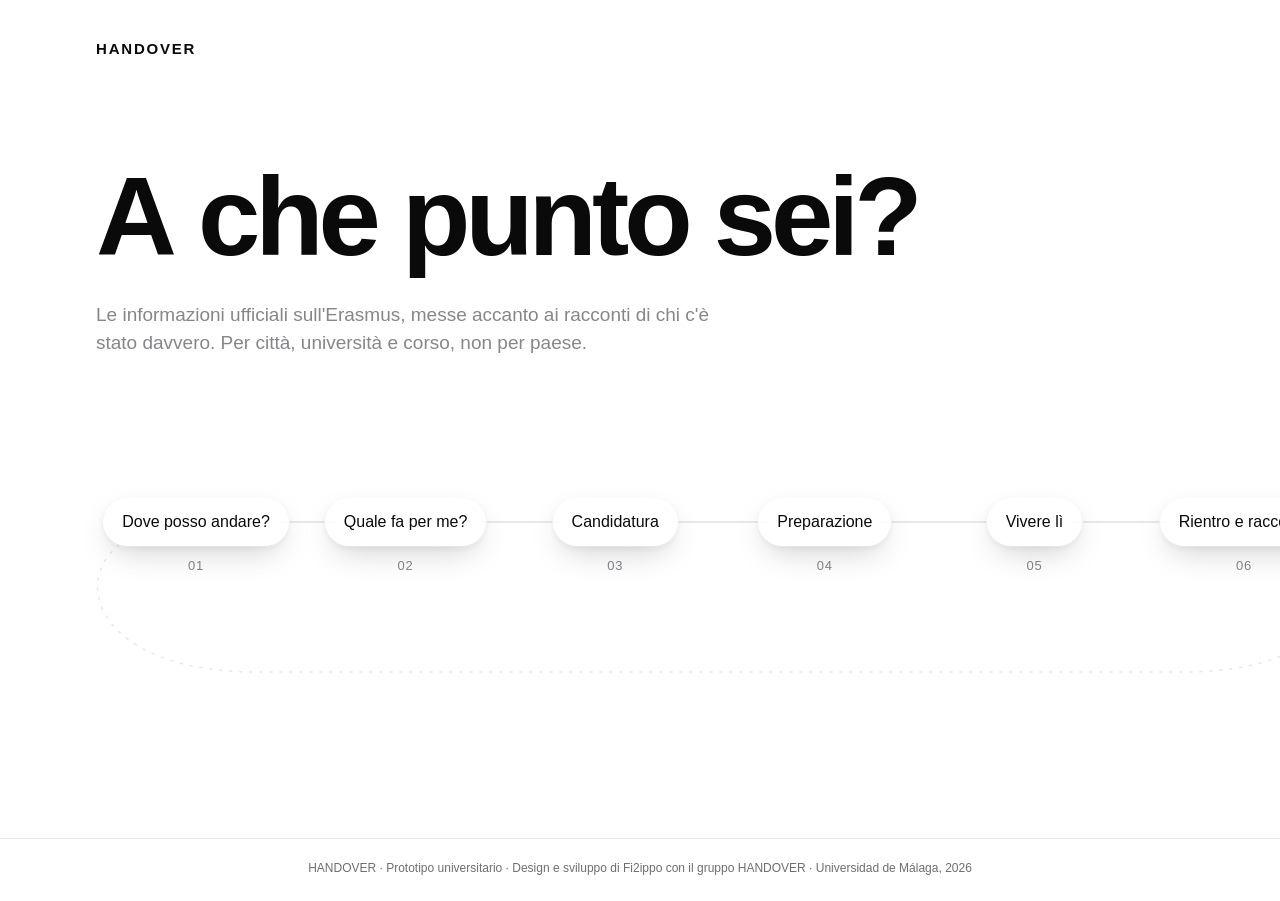
<file: index.html>
<!doctype html>
<html lang="it">
<head>
<meta charset="utf-8">
<title>HANDOVER — Home</title>
<link rel="icon" href="data:,">
<style>
  /* HOME — parte dalla bozza B ("il percorso è la mappa") in versione vetro liquido.
     Bianco puro, Helvetica, un colore per ogni punto d'ingresso. Pochi testi, una sola interazione. */
  :root {
    --bianco: #FFFFFF;
    --nero: #0A0A0A;
    --grigio: #86868B;
    --grigio-medio: #6E6E73;
    --grigio-chiaro: #E8E8EA;
    --font: "Helvetica Neue", Helvetica, Arial, sans-serif;
    --molla: cubic-bezier(.34, 1.56, .64, 1);   /* movimento con un piccolo rimbalzo */
    --morbido: cubic-bezier(.22, 1, .36, 1);    /* movimento che rallenta dolcemente */
  }
  * { box-sizing: border-box; margin: 0; padding: 0; }
  html, body { background: var(--bianco); }
  body { color: var(--nero); font-family: var(--font); -webkit-font-smoothing: antialiased; }
  .pagina { width: 1440px; min-height: calc(100vh - 62px); margin: 0 auto; padding: 40px 96px 56px; }   /* 62px = il piè di pagina, visibile già nella prima schermata */

  /* Piè di pagina (lo scrive js/navigazione.js): sottile, centrato, grigio. Stesso aspetto di css/stile.css → .piede-sito */
  .piede-sito { border-top: 1px solid var(--grigio-chiaro); padding: 20px 96px 24px; text-align: center; font-size: 12px; line-height: 1.5; color: var(--grigio-medio); }

  .marchio { font-size: 15px; font-weight: 700; letter-spacing: .12em; animation: appare .6s var(--morbido) both; }

  h1 { margin-top: 104px; font-size: 112px; font-weight: 700; letter-spacing: -.045em; line-height: 1; }
  h1 .parola { display: inline-block; animation: sale 1s var(--morbido) both; }
  .presentazione { margin-top: 28px; max-width: 640px; font-size: 19px; line-height: 1.45; color: var(--grigio); animation: appare .9s .45s var(--morbido) both; }

  /* ——— La scena: linea, anello, tappe, pallini e pillole di vetro ——— */
  .scena { position: relative; width: 1248px; height: 240px; margin-top: 96px; }
  .scena svg { position: absolute; left: 0; top: 0; width: 100%; height: 100%; overflow: visible; }

  .linea { fill: none; stroke: var(--grigio-chiaro); stroke-width: 2; stroke-dasharray: 1; animation: traccia 1.1s .5s var(--morbido) both; }
  .anello { fill: none; stroke: var(--grigio-chiaro); stroke-width: 1.5; stroke-dasharray: 2 8; stroke-linecap: round; animation: appare 1s 1.4s both; }
  .progresso { fill: none; stroke-width: 3; stroke-linecap: round; stroke-dasharray: 1; stroke-dashoffset: 1; transition: stroke-dashoffset .8s var(--morbido); }

  .tappa-g { transform-box: fill-box; transform-origin: center; animation: spunta .6s var(--molla) both; }
  .tappa { fill: var(--bianco); stroke: #C7C7CC; stroke-width: 2; transform-box: fill-box; transform-origin: center;
           transition: fill .3s, stroke .3s, transform .5s var(--molla); }
  .tappa.passata { stroke: var(--grigio-chiaro); }
  .tappa.attiva { fill: var(--c); stroke: var(--c); transform: scale(1.5); }

  .etichetta-tappa { position: absolute; top: 106px; transform: translateX(-50%); font-size: 13px; letter-spacing: .06em; color: var(--grigio); white-space: nowrap; font-variant-numeric: tabular-nums;
                     animation: appare .8s both; transition: color .3s; }
  .etichetta-tappa.passata { color: #D1D1D6; }
  .etichetta-tappa.attiva { color: var(--nero); }

  /* I pallini: uno per ogni punto d'ingresso, girano sul percorso */
  .studente { position: absolute; left: 0; top: 0; width: 14px; height: 14px; margin: -7px 0 0 -7px; border-radius: 50%;
              background: var(--c); opacity: 0; transition: opacity .5s; will-change: transform; }
  .scena.pronta .studente { opacity: 1; }
  .scena.scelta .studente:not(.scelto) { opacity: .15; }

  /* Le pillole di vetro: l'ancora è il punto sulla linea, la pillola si centra da sola sopra */
  .ancora { position: absolute; width: 0; height: 0; display: flex; align-items: center; justify-content: center;
            animation: cade 1s var(--molla) both; }
  .vetro {
    position: relative; flex-shrink: 0; display: flex; align-items: center; height: 50px; padding: 0 20px;
    border-radius: 999px; color: var(--nero); text-decoration: none; font-size: 16px; font-weight: 500; white-space: nowrap;
    background: rgba(255, 255, 255, .5);
    -webkit-backdrop-filter: blur(9px) saturate(2) brightness(1.04);
    backdrop-filter: blur(9px) saturate(2) brightness(1.04);
    box-shadow:
      inset 0 1px 1px rgba(255, 255, 255, .95),
      inset 0 -1px 1px rgba(0, 0, 0, .05),
      inset 0 0 0 1px rgba(0, 0, 0, .06),
      0 12px 32px -10px rgba(0, 0, 0, .22),
      0 2px 6px rgba(0, 0, 0, .05);
    transition: scale .55s var(--molla), background .35s, box-shadow .35s, color .35s;
  }
  /* riflesso di luce che segue il mouse */
  .vetro::after { content: ""; position: absolute; inset: 0; z-index: -1; border-radius: inherit; pointer-events: none;
    background: radial-gradient(80px circle at var(--lx, 50%) var(--ly, 0%), rgba(255, 255, 255, .95), rgba(255, 255, 255, 0) 70%);
    opacity: 0; transition: opacity .3s; }
  .vetro.attivo {
    scale: 1.08;
    background: color-mix(in srgb, var(--c) 8%, rgba(255, 255, 255, .4));
    box-shadow:
      inset 0 1px 1px rgba(255, 255, 255, .95),
      inset 0 0 0 1px color-mix(in srgb, var(--c) 25%, transparent),
      0 18px 40px -12px color-mix(in srgb, var(--c) 60%, transparent),
      0 2px 6px rgba(0, 0, 0, .05);
  }
  .vetro.attivo::after { opacity: .8; }
  .scena.scelta .vetro:not(.attivo) { color: #B0B0B5; }
  .vetro:focus-visible { outline: 2px solid var(--c); outline-offset: 5px; }
  .freccia { display: inline-block; width: 0; opacity: 0; overflow: hidden; transition: width .45s var(--molla), margin .45s var(--molla), opacity .3s; }
  .vetro.attivo .freccia { width: 18px; margin-left: 10px; opacity: 1; }

  /* La riga che dice cosa troverai */
  .anteprima { display: flex; align-items: center; gap: 14px; margin-top: 24px; height: 28px; font-size: 19px;
               opacity: 0; transform: translateY(10px); transition: opacity .4s var(--morbido), transform .6s var(--morbido); }
  .anteprima.visibile { opacity: 1; transform: none; }
  .anteprima .punto { width: 10px; height: 10px; border-radius: 50%; background: var(--c); }
  .anteprima .momento { color: var(--grigio); }

  @keyframes sale    { from { opacity: 0; transform: translateY(48px); } to { opacity: 1; transform: none; } }
  @keyframes appare  { from { opacity: 0; } to { opacity: 1; } }
  @keyframes traccia { from { stroke-dashoffset: 1; } to { stroke-dashoffset: 0; } }
  @keyframes spunta  { from { transform: scale(0); } to { transform: scale(1); } }
  @keyframes cade    { from { opacity: 0; transform: translateY(-40px); } to { opacity: 1; transform: none; } }

  /* Chi ha chiesto al sistema "meno movimento" vede tutto fermo */
  @media (prefers-reduced-motion: reduce) {
    *, *::after { animation-duration: .01ms !important; animation-delay: 0s !important; transition-duration: .01ms !important; }
  }
</style>
</head>
<body>
<div class="pagina">
  <div class="marchio" id="marchio"></div>
  <h1 id="domanda"></h1>
  <p class="presentazione" id="presentazione"></p>

  <div class="scena" id="scena">
    <svg id="disegno" aria-hidden="true"></svg>
  </div>

  <p class="anteprima" id="anteprima" aria-live="polite"></p>
</div>

<!-- Piè di pagina: firma (e nota sui dati), la scrive js/navigazione.js -->
<footer class="piede-sito" id="piede-sito"></footer>

<!-- I link delle 6 tappe arrivano da js/navigazione.js (l'elenco unico dei momenti) -->
<script src="js/navigazione.js"></script>
<script src="dati/home.js"></script>
<script>
  const d = DATI_HOME;

  // Un colore per ogni momento del percorso (è design, non contenuto: per questo sta qui e non nei dati)
  const COLORI = { 1: "#2F6BFF", 2: "#0BB4D6", 3: "#F2A900", 4: "#FF5A36", 5: "#12B76A", 6: "#9B5CFF" };

  // Geometria della scena (in pixel)
  const Y = 70;                      // altezza della linea
  const X1 = 100, XN = 1148;         // prima e ultima tappa
  const FONDO = 150, LARGO = 140;    // quanto scende e quanto si allarga l'anello
  const n = d.momenti.length;
  const passo = (XN - X1) / (n - 1);
  const x = m => X1 + (m - 1) * passo;
  const momento = num => d.momenti.find(m => m.numero === num);
  const MENO_MOVIMENTO = matchMedia("(prefers-reduced-motion: reduce)").matches;

  // ——— Testi ———
  document.getElementById("marchio").textContent = d.nome;
  document.getElementById("presentazione").textContent = d.presentazione;
  document.getElementById("domanda").innerHTML = d.domanda.split(" ")
    .map((p, k) => `<span class="parola" style="animation-delay:${k * 90}ms">${p}</span>`).join(" ");

  // ——— Disegno: linea, anello di ritorno, tappe ———
  const ritorno = `C ${x(n) + LARGO} ${Y}, ${x(n) + LARGO} ${Y + FONDO}, ${x(n) - 60} ${Y + FONDO}
                   L ${x(1) + 60} ${Y + FONDO}
                   C ${x(1) - LARGO} ${Y + FONDO}, ${x(1) - LARGO} ${Y}, ${x(1)} ${Y}`;
  document.getElementById("disegno").innerHTML = `
    <path class="anello" d="M ${x(n)} ${Y} ${ritorno}"/>
    <path class="linea" pathLength="1" d="M ${x(1)} ${Y} L ${x(n)} ${Y}"/>
    <path class="progresso" id="progresso" pathLength="1" d="M ${x(1)} ${Y} L ${x(n)} ${Y}"/>
    <path id="giro" fill="none" d="M ${x(1)} ${Y} L ${x(n)} ${Y} ${ritorno}"/>
    ${d.momenti.map((m, k) => `
      <g class="tappa-g" style="animation-delay:${600 + k * 110}ms">
        <circle class="tappa" data-momento="${m.numero}" cx="${x(m.numero)}" cy="${Y}" r="5"/>
      </g>`).join("")}`;

  const scena = document.getElementById("scena");
  scena.insertAdjacentHTML("beforeend",
    // numeri delle tappe, sotto le pillole
    d.momenti.map((m, k) => `
      <div class="etichetta-tappa" data-momento="${m.numero}" style="left:${x(m.numero)}px; animation-delay:${800 + k * 110}ms">${String(m.numero).padStart(2, "0")}</div>`).join("") +
    // pallini, uno per momento
    d.momenti.map(m => `<div class="studente" data-id="${m.numero}" style="--c:${COLORI[m.numero]}"></div>`).join("") +
    // pillole di vetro: tutte e 6 le tappe sono cliccabili (link presi da MOMENTI, in js/navigazione.js)
    d.momenti.map((m, k) => `
      <div class="ancora" style="left:${x(m.numero)}px; top:${Y}px; animation-delay:${1200 + k * 100}ms">
        <a class="vetro" href="${MOMENTI[m.numero - 1].pagina}" data-id="${m.numero}" style="--c:${COLORI[m.numero]}">
          <span>${m.titolo}</span><span class="freccia" aria-hidden="true">→</span>
        </a>
      </div>`).join(""));
  setTimeout(() => scena.classList.add("pronta"), MENO_MOVIMENTO ? 0 : 1700);

  // Finita la caduta, tolgo l'animazione: finché resta attaccata, il vetro non "vede" cosa c'è dietro
  scena.querySelectorAll(".ancora").forEach(a =>
    a.addEventListener("animationend", () => { a.style.animation = "none"; }, { once: true }));

  // ——— Interazione: passare sopra (o arrivare con il tab) su una tappa ———
  const progresso = document.getElementById("progresso");
  const anteprima = document.getElementById("anteprima");
  let attivo = null;

  function attiva(m) {
    attivo = m;
    scena.classList.toggle("scelta", !!m);
    if (m) scena.style.setProperty("--c", COLORI[m.numero]);
    scena.querySelectorAll(".vetro").forEach(v => v.classList.toggle("attivo", !!m && Number(v.dataset.id) === m.numero));
    scena.querySelectorAll(".studente").forEach(s => s.classList.toggle("scelto", !!m && Number(s.dataset.id) === m.numero));
    scena.querySelectorAll(".tappa, .etichetta-tappa").forEach(t => {
      const k = Number(t.dataset.momento);
      t.classList.toggle("passata", !!m && k < m.numero);
      t.classList.toggle("attiva", !!m && k === m.numero);
    });

    if (!m) { progresso.style.strokeDashoffset = 1; anteprima.classList.remove("visibile"); return; }

    // La strada che ti resta si colora. Dall'ultima tappa si accende invece l'anello: il racconto torna all'inizio.
    progresso.style.transition = "none";
    progresso.setAttribute("d", m.numero === n
      ? `M ${x(n)} ${Y} ${ritorno}`
      : `M ${x(m.numero)} ${Y} L ${x(n)} ${Y}`);
    progresso.style.stroke = COLORI[m.numero];
    progresso.style.strokeDashoffset = 1;
    progresso.getBoundingClientRect();          // fa ripartire l'animazione da zero
    progresso.style.transition = "";
    progresso.style.strokeDashoffset = 0;

    anteprima.style.setProperty("--c", COLORI[m.numero]);
    anteprima.innerHTML = `<span class="punto"></span><span>${m.cosaTrovi}</span>`;
    anteprima.classList.add("visibile");
  }

  scena.querySelectorAll(".vetro").forEach(v => {
    const m = momento(Number(v.dataset.id));
    v.addEventListener("mouseenter", () => attiva(m));
    v.addEventListener("focus", () => attiva(m));
    v.addEventListener("mouseleave", () => attiva(null));
    v.addEventListener("blur", () => attiva(null));
  });

  // ——— Movimento continuo (60 volte al secondo) ———
  const giro = document.getElementById("giro");
  const lunghezza = giro.getTotalLength();
  const DURATA_GIRO = 22000;   // millisecondi per fare un giro completo
  const studenti = d.momenti.map((m, k) => ({
    m, el: scena.querySelector(`.studente[data-id="${m.numero}"]`), fase: k / n, presa: 0
  }));
  const vetri = [...scena.querySelectorAll(".vetro")].map(el => ({ el, id: el.dataset.id, ox: 0, oy: 0 }));
  const mouse = { x: -9999, y: -9999 };
  addEventListener("mousemove", e => { mouse.x = e.clientX; mouse.y = e.clientY; });

  function anima(ora) {
    const s0 = scena.getBoundingClientRect();

    // Pillole: si lasciano "attirare" un poco dal mouse, e il riflesso segue il puntatore
    for (const v of vetri) {
      const r = v.el.getBoundingClientRect();
      const cx = r.left + r.width / 2 - v.ox, cy = r.top + r.height / 2 - v.oy;
      const dx = mouse.x - cx, dy = mouse.y - cy;
      const vicino = !MENO_MOVIMENTO && Math.hypot(dx, dy) < 170;
      const tx = vicino ? Math.max(-14, Math.min(14, dx * .12)) : 0;
      const ty = vicino ? Math.max(-10, Math.min(10, dy * .18)) : 0;
      v.ox += (tx - v.ox) * .15;
      v.oy += (ty - v.oy) * .15;
      v.el.style.translate = `${v.ox}px ${v.oy}px`;
      v.el.style.setProperty("--lx", `${(mouse.x - r.left) / r.width * 100}%`);
      v.el.style.setProperty("--ly", `${(mouse.y - r.top) / r.height * 100}%`);
      v.r = r;
    }

    // Pallini: girano sul percorso; quello della risposta scelta vola al centro della sua pillola,
    // si ingrandisce e, visto attraverso il vetro, la illumina da dentro
    const giri = MENO_MOVIMENTO ? 0 : ora / DURATA_GIRO;
    for (const s of studenti) {
      const p = giro.getPointAtLength(((giri + s.fase) % 1) * lunghezza);
      s.presa += ((attivo === s.m ? 1 : 0) - s.presa) * .1;
      const r = vetri.find(v => Number(v.id) === s.m.numero).r;
      const meta = { x: r.left - s0.left + r.width / 2, y: r.top - s0.top + r.height / 2 };
      const px = p.x + (meta.x - p.x) * s.presa;
      const py = p.y + (meta.y - p.y) * s.presa;
      s.el.style.transform = `translate(${px}px, ${py}px) scale(${1 + s.presa * 2.2})`;
    }
    requestAnimationFrame(anima);
  }
  requestAnimationFrame(anima);
</script>
</body>
</html>
</file>
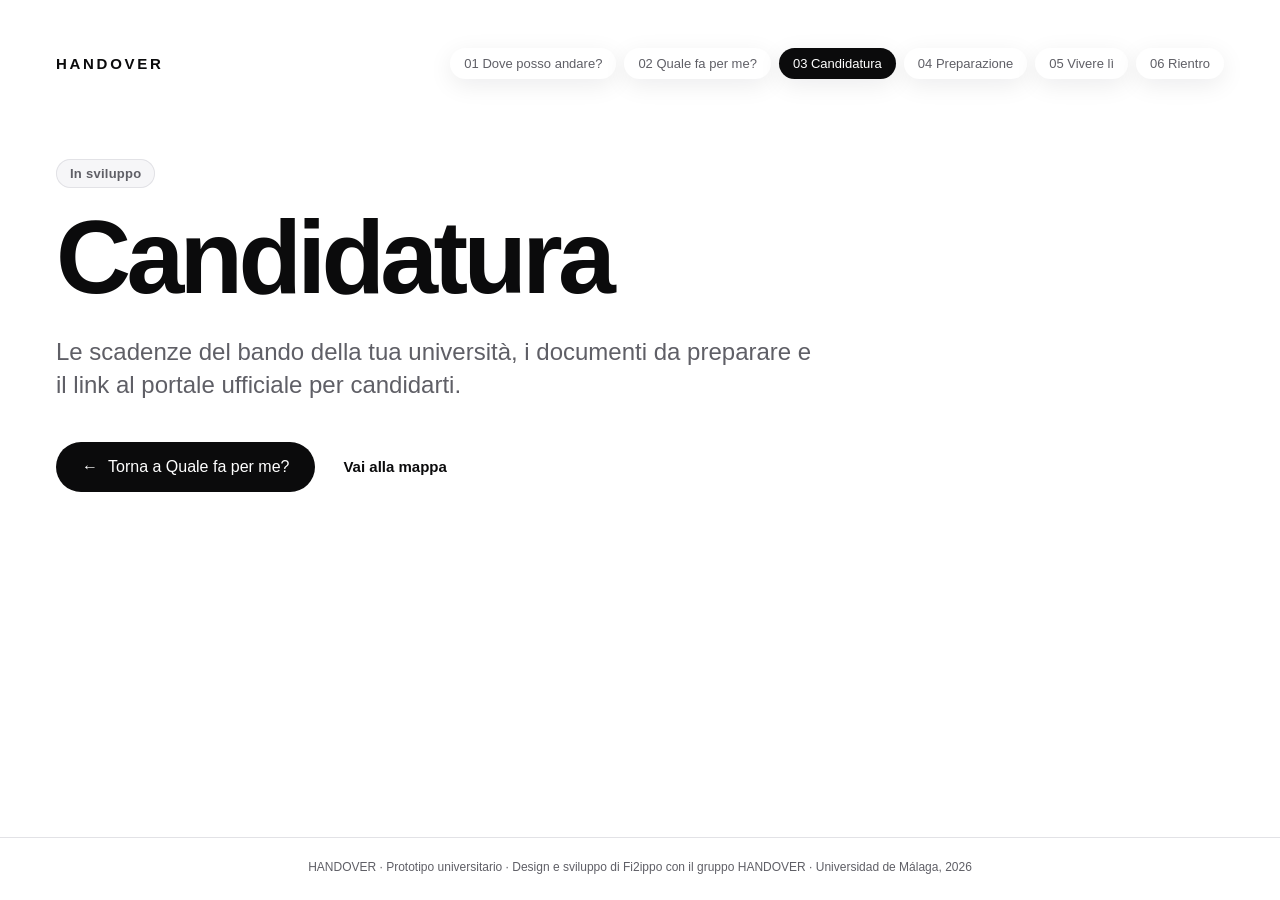
<file: candidatura.html>
<!doctype html>
<html lang="it">
<head>
<meta charset="utf-8">
<meta name="viewport" content="width=device-width, initial-scale=1">
<title>HANDOVER — Candidatura</title>
<link rel="icon" href="data:,">
<link rel="stylesheet" href="css/stile.css">
</head>
<body>
<div class="pagina">
  <header>
    <!-- La barra dei momenti: la disegna js/navigazione.js (uguale in tutte le pagine) -->
    <nav id="barra-momenti"></nav>
    <script src="js/navigazione.js"></script>
  </header>

  <!-- Pagina "in sviluppo": titolo, etichetta, cosa conterrà e link li scrive js/navigazione.js -->
  <main class="in-sviluppo" id="in-sviluppo"></main>
</div>

<!-- Piè di pagina: firma (e nota sui dati), la scrive js/navigazione.js -->
<footer class="piede-sito" id="piede-sito"></footer>
</body>
</html>
</file>
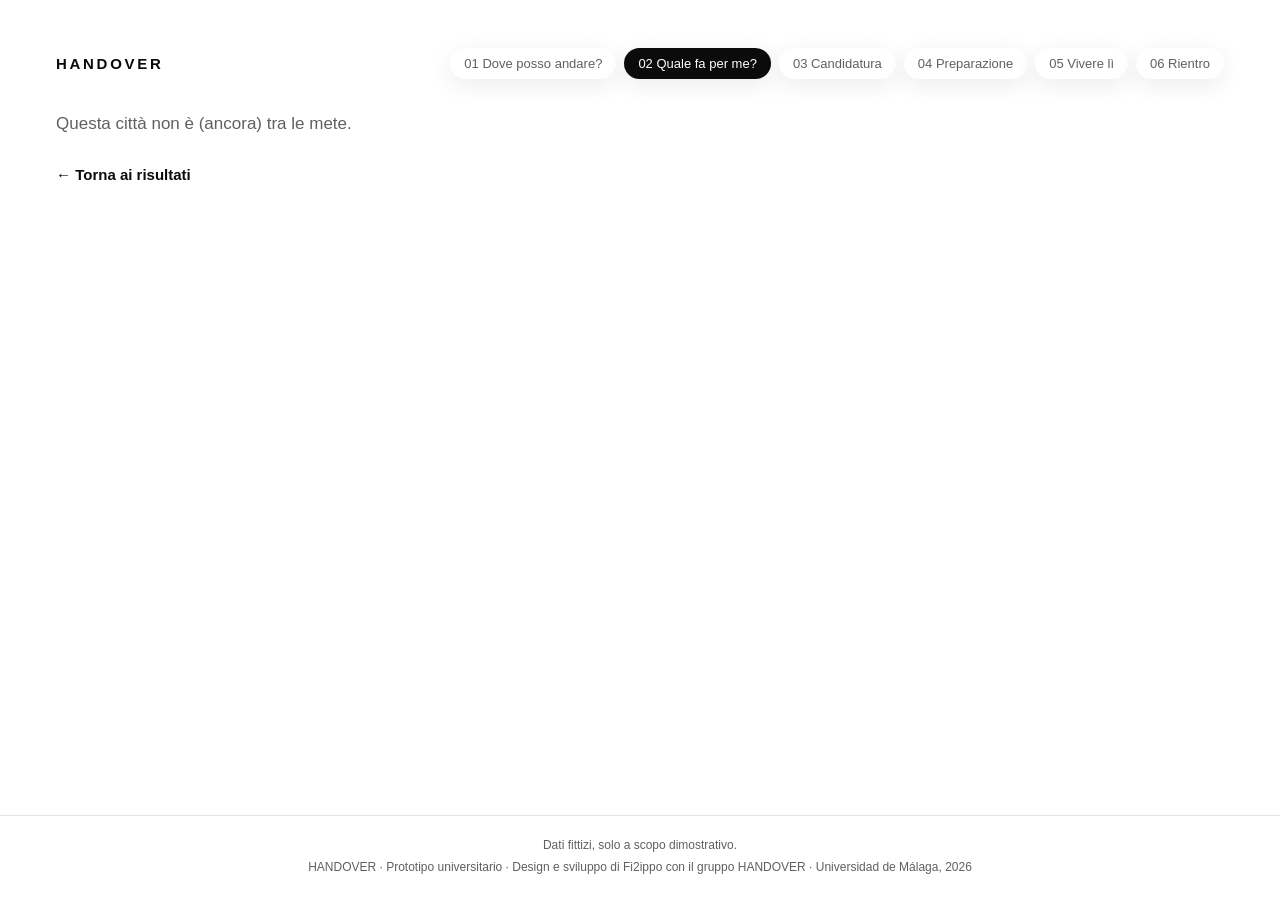
<file: citta.html>
<!doctype html>
<html lang="it">
<head>
<meta charset="utf-8">
<meta name="viewport" content="width=device-width, initial-scale=1">
<title>HANDOVER — Città</title>
<link rel="icon" href="data:,">
<link rel="stylesheet" href="css/stile.css">
</head>
<body>
<div class="pagina">
  <header>
    <!-- La barra dei momenti: la disegna js/navigazione.js (uguale in tutte le pagine) -->
    <nav id="barra-momenti" data-momento="02"></nav>
    <script src="js/navigazione.js"></script>
  </header>

  <!-- Segnaposto: per ora solo la testata della città. La pagina completa arriverà più avanti. -->
  <main id="citta"></main>
</div>

<!-- Piè di pagina: firma (e nota sui dati), la scrive js/navigazione.js -->
<footer class="piede-sito" id="piede-sito" data-dati-fittizi></footer>

<!-- Il codice della pagina: legge l'id della città e disegna la testata -->
<script src="js/citta.js"></script>
</body>
</html>
</file>
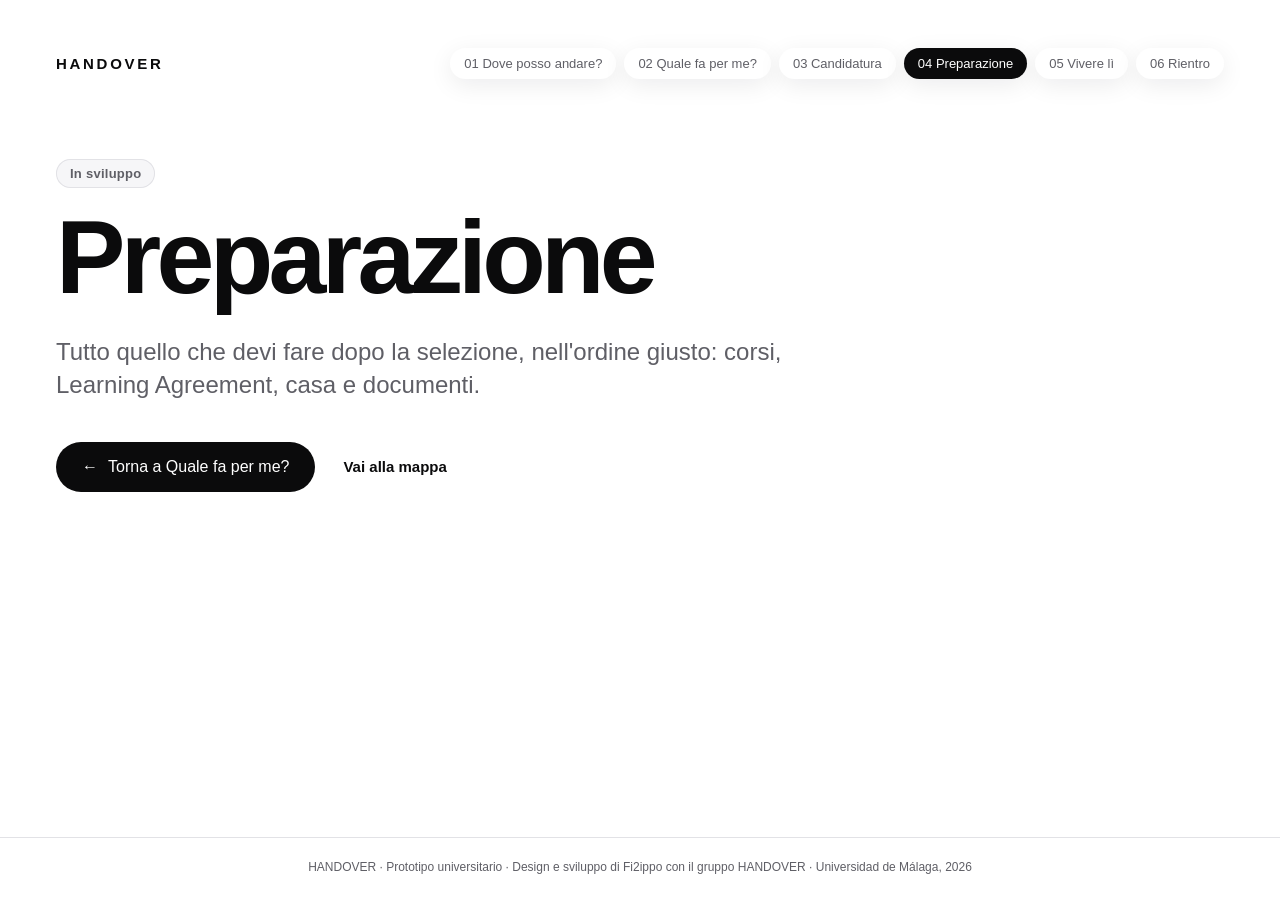
<file: preparazione.html>
<!doctype html>
<html lang="it">
<head>
<meta charset="utf-8">
<meta name="viewport" content="width=device-width, initial-scale=1">
<title>HANDOVER — Preparazione</title>
<link rel="icon" href="data:,">
<link rel="stylesheet" href="css/stile.css">
</head>
<body>
<div class="pagina">
  <header>
    <!-- La barra dei momenti: la disegna js/navigazione.js (uguale in tutte le pagine) -->
    <nav id="barra-momenti"></nav>
    <script src="js/navigazione.js"></script>
  </header>

  <!-- Pagina "in sviluppo": titolo, etichetta, cosa conterrà e link li scrive js/navigazione.js -->
  <main class="in-sviluppo" id="in-sviluppo"></main>
</div>

<!-- Piè di pagina: firma (e nota sui dati), la scrive js/navigazione.js -->
<footer class="piede-sito" id="piede-sito"></footer>
</body>
</html>
</file>
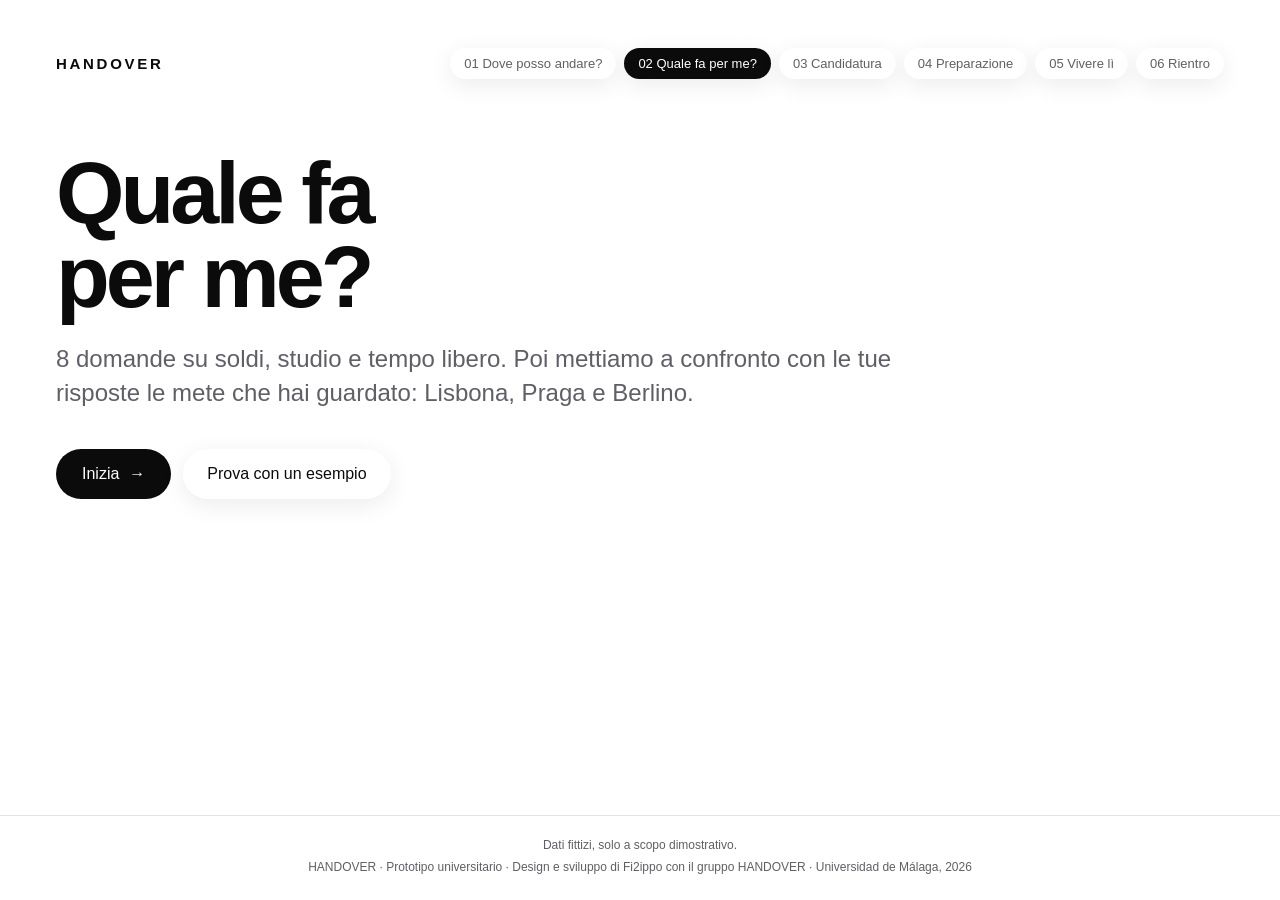
<file: quale-fa-per-me.html>
<!doctype html>
<html lang="it">
<head>
<meta charset="utf-8">
<meta name="viewport" content="width=device-width, initial-scale=1">
<title>HANDOVER — Quale fa per me?</title>
<link rel="icon" href="data:,">
<link rel="stylesheet" href="css/stile.css">
</head>
<body>
<div class="pagina risultati">
  <header>
    <!-- La barra dei momenti: la disegna js/navigazione.js (uguale in tutte le pagine) -->
    <nav id="barra-momenti"></nav>
    <script src="js/navigazione.js"></script>
  </header>

  <main>
  <!-- Se i dati in /dati non si caricano (es. pagina aperta con doppio clic) compare questo messaggio -->
  <div class="errore" id="errore" role="alert" hidden>
    <p>Non riesco a caricare le domande. Apri il sito con Live Server.</p>
    <p class="come">In VS Code: tasto destro su <code>quale-fa-per-me.html</code> → <i>Open with Live Server</i>.</p>
  </div>

  <!-- SCHERMATA 1: INIZIO -->
  <section id="inizio" aria-labelledby="t-inizio" hidden>
    <h1 id="t-inizio" tabindex="-1">Quale fa<br>per me?</h1>
    <p class="presenta" id="presenta"></p>
    <div class="comandi">
      <button type="button" class="vai" id="inizia">Inizia <span aria-hidden="true">→</span></button>
      <!-- Modalità demo: compila le risposte di prova (quiz.json → risposteDiProva) e mostra subito i risultati -->
      <button type="button" class="indietro" id="esempio">Prova con un esempio</button>
    </div>
  </section>

  <!-- SCHERMATA 2: IL QUIZ, una domanda alla volta (domande e risposte da dati/quiz.json) -->
  <form class="quiz" id="quiz" novalidate hidden>
    <p class="occhiello" id="contatore"></p>
    <div class="avanzamento" aria-hidden="true"><span id="riempi"></span></div>
    <fieldset id="domanda"></fieldset>
    <p class="avviso" id="avviso" role="alert"></p>
    <div class="comandi">
      <button type="button" class="indietro" id="indietro"><span aria-hidden="true">←</span> Indietro</button>
      <button type="submit" class="vai" id="avanti"></button>
    </div>
  </form>

  <!-- SCHERMATA 3: I RISULTATI -->
  <div id="risultati" hidden>
    <h1 id="t-risultati" tabindex="-1">Il tuo Erasmus,<br>meta per meta.</h1>
    <!-- Le risposte del quiz, in pillole (generate dal codice) -->
    <div class="profilo" id="profilo" aria-label="Le tue risposte"></div>

    <!-- CONSIGLIATA: la meta migliore tra quelle che non hai salvato (compare solo se batte le tue) -->
    <section class="sez" id="sez-consigliata" aria-labelledby="t-cons" hidden>
      <p class="occhiello">CONSIGLIATA PER TE</p>
      <h2 id="t-cons"></h2>
      <article class="scheda consigliata" id="consigliata"></article>
    </section>

    <!-- CONFRONTO: le mete salvate nel momento 01, in ordine di affinità. Ogni scheda porta a citta.html?id=… -->
    <section class="sez" id="sez-confronto" aria-labelledby="t-mie">
      <p class="occhiello">LE TUE METE A CONFRONTO</p>
      <h2 id="t-mie"></h2>
      <!-- Legenda degli esiti, scritta dal codice (solo per chi vede: chi usa un lettore di schermo sente già "per te: sì") -->
      <div class="legenda-esiti" id="legenda" aria-hidden="true"></div>
      <div class="griglia" id="griglia"></div>
    </section>

    <div class="barra">
      <div><p class="occhiello">LE TUE PREFERITE</p><p class="lista" id="lista" aria-live="polite">Tocca il cuore su una meta</p></div>
      <a class="vai" id="vai" href="candidatura.html" aria-disabled="true">Porta le preferite in candidatura <span aria-hidden="true">→</span></a>
    </div>
  </div>
  </main>
</div>

<!-- Piè di pagina: firma (e nota sui dati), la scrive js/navigazione.js -->
<footer class="piede-sito" id="piede-sito" data-dati-fittizi></footer>

<!-- Il codice della pagina:
     risultati.js = calcola i giudizi e disegna le schede
     quiz.js      = carica i dati da /dati, mostra le domande, salva le risposte e decide quale schermata vedi -->
<script src="js/risultati.js"></script>
<script src="js/quiz.js"></script>
</body>
</html>
</file>
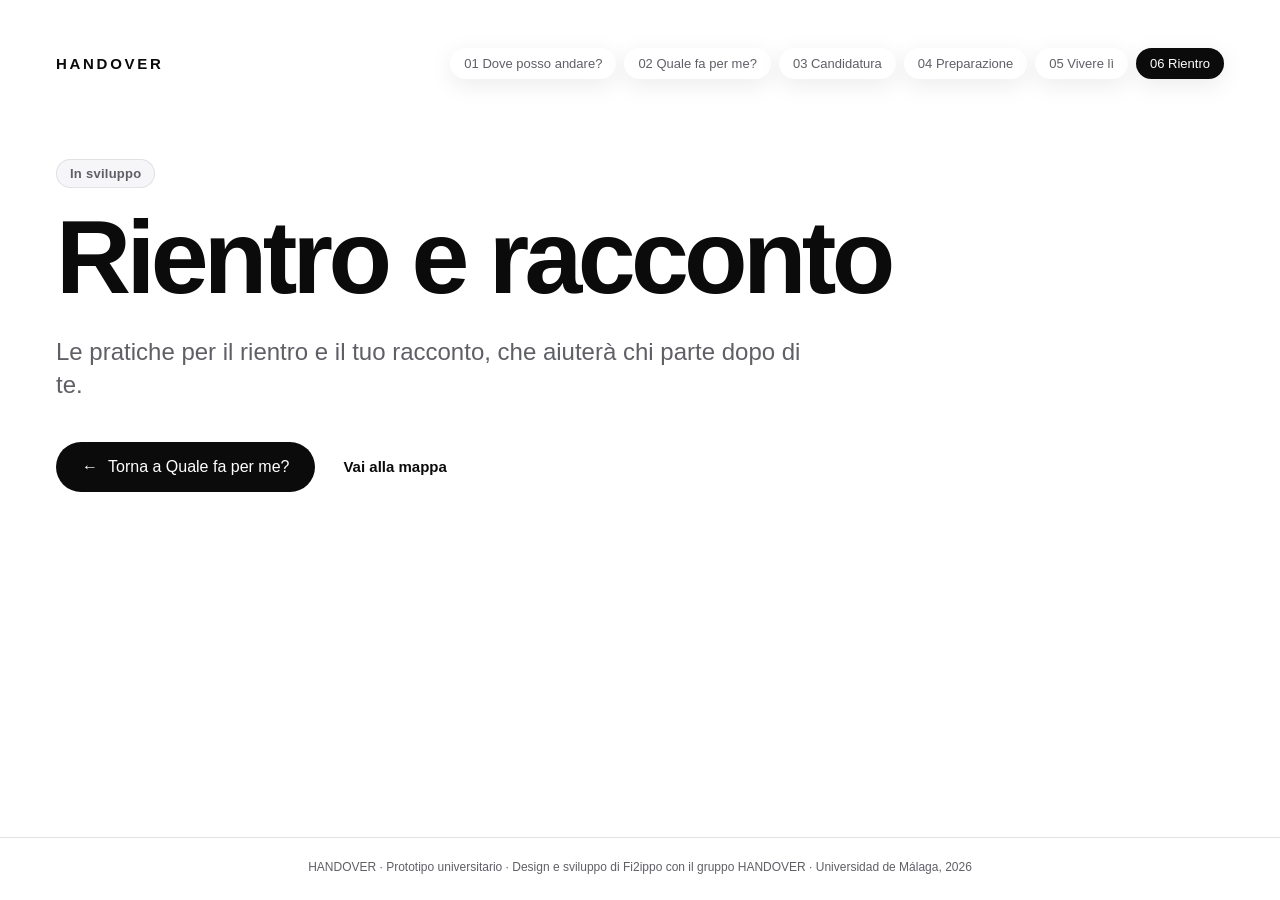
<file: rientro.html>
<!doctype html>
<html lang="it">
<head>
<meta charset="utf-8">
<meta name="viewport" content="width=device-width, initial-scale=1">
<title>HANDOVER — Rientro e racconto</title>
<link rel="icon" href="data:,">
<link rel="stylesheet" href="css/stile.css">
</head>
<body>
<div class="pagina">
  <header>
    <!-- La barra dei momenti: la disegna js/navigazione.js (uguale in tutte le pagine) -->
    <nav id="barra-momenti"></nav>
    <script src="js/navigazione.js"></script>
  </header>

  <!-- Pagina "in sviluppo": titolo, etichetta, cosa conterrà e link li scrive js/navigazione.js -->
  <main class="in-sviluppo" id="in-sviluppo"></main>
</div>

<!-- Piè di pagina: firma (e nota sui dati), la scrive js/navigazione.js -->
<footer class="piede-sito" id="piede-sito"></footer>
</body>
</html>
</file>
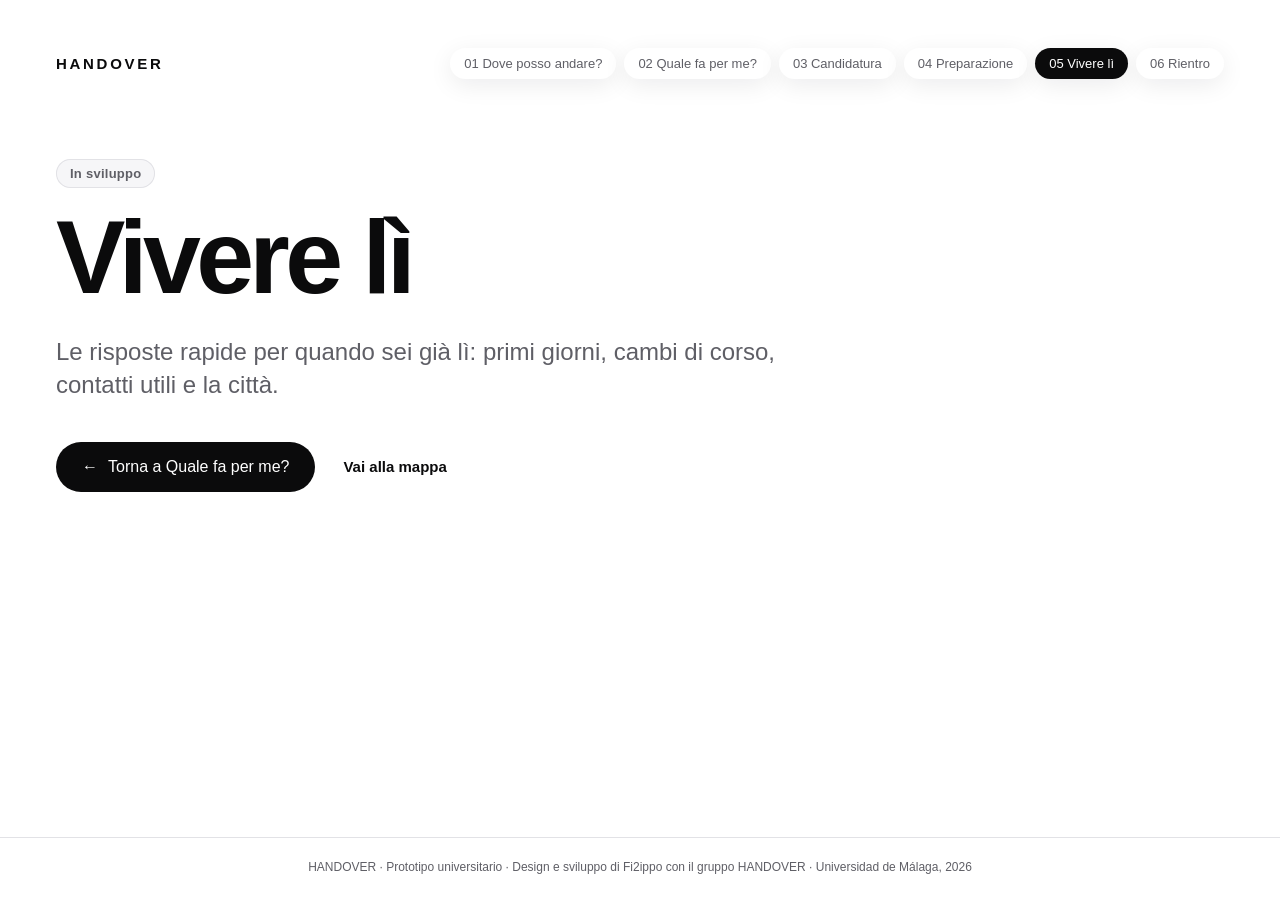
<file: vivere-li.html>
<!doctype html>
<html lang="it">
<head>
<meta charset="utf-8">
<meta name="viewport" content="width=device-width, initial-scale=1">
<title>HANDOVER — Vivere lì</title>
<link rel="icon" href="data:,">
<link rel="stylesheet" href="css/stile.css">
</head>
<body>
<div class="pagina">
  <header>
    <!-- La barra dei momenti: la disegna js/navigazione.js (uguale in tutte le pagine) -->
    <nav id="barra-momenti"></nav>
    <script src="js/navigazione.js"></script>
  </header>

  <!-- Pagina "in sviluppo": titolo, etichetta, cosa conterrà e link li scrive js/navigazione.js -->
  <main class="in-sviluppo" id="in-sviluppo"></main>
</div>

<!-- Piè di pagina: firma (e nota sui dati), la scrive js/navigazione.js -->
<footer class="piede-sito" id="piede-sito"></footer>
</body>
</html>
</file>
<file: css/stile.css>
/* =========================================================
   HANDOVER — stile comune delle pagine del percorso
   ("Dove posso andare?", "Quale fa per me?", pagina della città).
   Per cambiare lo stile basta modificare le variabili qui sotto.
   Ordine del file: variabili → base e testata → momento 01 → momento 02 → pagina città.
   ========================================================= */

:root {
  /* ——— Colori (stessi nomi di index.html, la home) ——— */
  --bianco: #FFFFFF;
  --nero: #0B0B0C;
  --grigio-testo: #5F5F66;          /* testi secondari */
  --grigio-testata: #2A2A30;        /* testi sulla testata colorata della scheda città */
  --grigio-bordo: #E2E2E6;          /* linee e bordi */
  --grigio-terra: #ECECEF;          /* paesi sulla mappa, sfondi neutri */
  --grigio-terra-erasmus: #DCDCE2;  /* paesi del programma Erasmus+ */
  --grigio-casa: #C9C9D1;           /* il tuo paese sulla mappa */
  --grigio-tenue: #F6F6F8;          /* sfondi leggerissimi: pillole delle risposte, fondo delle schede, righe sotto il mouse */
  --bianco-cuore: rgba(255, 255, 255, .85);   /* fondo del cuore delle preferite, sopra la bandiera */
  --blu: #2F55E4;                   /* colore d'accento: selezione, rotte, dati raccontati */
  --blu-chiaro: #E8EDFD;            /* sfondo di ciò che è selezionato */
  --blu-paese: #C9D3F8;             /* paese sotto il mouse o selezionato */
  --verde: #1F7A4D;                 /* giudizio positivo ✓ */
  --rosso: #B4352B;                 /* giudizio negativo ✕ */

  /* ——— Carattere ——— */
  --font: "Helvetica Neue", Helvetica, Arial, sans-serif;

  /* ——— Grandezze del testo ——— */
  --testo-titolo: 104px;   /* titolo della pagina ("Dove posso andare?"); i risultati lo riducono a 88px */
  --margini-titolo: 80px 0 28px;
  --testo-meta-grande: 68px; /* nome della città nella pagina della città */
  --testo-consigliata: 64px; /* nome della meta consigliata */
  --riga-luogo: 18px;        /* altezza della riga "paese · università" nelle schede del confronto (come prima) */
  --testo-5xl: 56px;       /* "Tutte le mete", "N mete per te" */
  --testo-4xl: 44px;       /* titolo della scheda a destra */
  --testo-sezione: 40px;   /* titoli delle sezioni dei risultati */
  --testo-meta: 36px;      /* nome della meta nelle schede del confronto */
  --testo-3xl: 24px;       /* riepilogo, città nell'elenco */
  --testo-lista: 22px;     /* elenco delle preferite */
  --testo-2xl: 20px;       /* frecce ← → */
  --testo-xl: 18px;        /* passi, campi di ricerca */
  --testo-l: 17px;
  --testo-ml: 16px;
  --testo-m: 15px;
  --testo-s: 14px;
  --testo-xs: 13px;
  --testo-2xs: 12px;       /* etichette e intestazioni in maiuscolo */

  /* ——— Forme ——— */
  --raggio-grande: 24px;   /* meta consigliata */
  --raggio: 20px;          /* mappa e schede */
  --raggio-pillola: 999px; /* pulsanti tondi */
  --raggio-piccolo: 6px;   /* etichette sulla mappa */
  --raggio-mini: 3px;

  /* ——— Ombre ——— */
  --ombra: 0 6px 24px rgba(15, 15, 20, .08);
  --ombra-scheda: 0 10px 40px rgba(15, 15, 20, .10);
  --ombra-etichetta: 0 2px 8px rgba(15, 15, 20, .1);

  /* ——— Misure della pagina ——— */
  --larghezza-pagina: 1320px;
  --margini-pagina: 48px 56px 96px;
  --altezza-area: clamp(620px, calc(100vh - 220px), 820px);   /* altezza comune di mappa e scheda */
  --quota-mappa: 64fr;               /* la mappa prende circa il 64% della larghezza… */
  --quota-scheda: 36fr;              /* …la scheda circa il 36% */
  --larghezza-scheda-min: 420px;     /* la scheda non scende mai sotto questa larghezza */
  --spazio-area: 24px;               /* spazio tra mappa e scheda */
  --larghezza-linguetta: 40px;       /* scheda chiusa: resta solo la linguetta */
  --spazio-linguetta: 12px;          /* spazio tra mappa e linguetta */
  --bordo-riquadro: 1px solid var(--grigio-bordo);   /* stesso bordo per mappa e scheda */
  --area-tocco: 32px;                /* area cliccabile minima di ogni puntino */
  --dim-chiudi: 44px;                /* pulsante tondo × della scheda */
  --margini-scheda: 24px 28px 20px;  /* spazi interni della scheda (alto, lati, basso) */

  /* ——— Scheda della città ——— */
  --testo-citta: 36px;               /* nome della città nella testata */
  --testo-numero: 28px;              /* numeri grandi della griglia 2×2 */
  --testo-numero-parole: 17px;       /* valori a parole nella griglia (es. "Quasi solo in spagnolo") */
  --raggio-griglia: 14px;
  --colonne-elenco: minmax(0, 1.6fr) minmax(0, 2fr) 110px 100px 110px 110px 24px;

  /* ——— Movimento ——— */
  --durata-rotta: .7s;
  --molla: cubic-bezier(.34, 1.56, .64, 1);   /* movimento con un piccolo rimbalzo (quiz) */
  --testo-domanda: 56px;             /* la domanda del quiz */
  --larghezza-quiz: 880px;           /* larghezza massima di inizio e quiz */
}

/* ——— Base ——— */
* { box-sizing: border-box; }
html { scroll-behavior: smooth; }
@media (prefers-reduced-motion: reduce) { html { scroll-behavior: auto; } }
body { margin: 0; background: var(--bianco); color: var(--nero); font-family: var(--font); -webkit-font-smoothing: antialiased; }
/* La pagina riempie almeno tutta la finestra: così il piè di pagina sta sempre in fondo, anche nelle pagine corte */
body { display: flex; flex-direction: column; min-height: 100vh; }
.pagina { flex: 1 0 auto; width: 100%; max-width: var(--larghezza-pagina); margin: 0 auto; padding: var(--margini-pagina); }
a:focus-visible, button:focus-visible, select:focus-visible, input:focus-visible { outline: 3px solid var(--blu); outline-offset: 3px; }
.sr { position: absolute; width: 1px; height: 1px; overflow: hidden; clip: rect(0 0 0 0); white-space: nowrap; }  /* testo solo per lettori di schermo */

/* ——— Barra dei momenti: logo + i 6 momenti (la disegna js/navigazione.js, uguale in tutte le pagine) ——— */
#barra-momenti { display: flex; align-items: center; justify-content: space-between; gap: 24px; }
.logo { font-weight: 700; letter-spacing: .18em; font-size: var(--testo-m); text-decoration: none; color: var(--nero); }
.tappe { display: flex; gap: 8px; flex-wrap: wrap; list-style: none; margin: 0; padding: 0; }
.tappe li { display: flex; }   /* così ogni link è un blocco e la pillola ha la sua altezza piena */
.tappa { font-size: var(--testo-xs); padding: 8px 14px; border-radius: var(--raggio-pillola); box-shadow: var(--ombra); color: var(--grigio-testo); text-decoration: none; background: var(--bianco); }
.tappa.attiva { background: var(--nero); color: var(--bianco); }

h1 { font-size: var(--testo-titolo); line-height: .95; letter-spacing: -.045em; font-weight: 700; margin: var(--margini-titolo); }

/* Nomi di paese e università sulle testate colorate (momento 01, momento 02, pagina città) */
.paesetto { font-size: var(--testo-2xs); letter-spacing: .08em; color: var(--grigio-testata); font-weight: 700; }
.uni { font-size: var(--testo-s); color: var(--grigio-testata); margin: 0; }

/* Pulsante principale: pillola nera con freccia */
.vai { display: inline-flex; align-items: center; justify-content: center; text-align: center; gap: 10px; background: var(--nero); color: var(--bianco); text-decoration: none;
       font: inherit; font-size: var(--testo-ml); padding: 16px 26px; border-radius: var(--raggio-pillola); border: 0; cursor: pointer; }
.vai:hover { background: var(--blu); }
.vai:disabled, .vai[aria-disabled="true"] { background: var(--grigio-terra); color: var(--grigio-testo); cursor: not-allowed; }
.vai[aria-disabled="true"] { pointer-events: none; }

/* Nota in fondo alla pagina */
.nota { margin-top: 48px; font-size: var(--testo-xs); color: var(--grigio-testo); }

/* Link di testo in grassetto ("← Torna ai risultati", "← Torna a Quale fa per me?") */
.scopri { font-size: var(--testo-m); font-weight: 700; color: var(--nero); text-decoration: none; min-height: 44px; display: inline-flex; align-items: center; }
.scopri:hover { color: var(--blu); }

/* ——— Passi (paese → università → corso) e riepilogo ——— */
.passi { display: flex; flex-wrap: wrap; gap: 10px; align-items: center; font-size: var(--testo-xl); color: var(--grigio-testo); min-height: 52px; }
.passo { display: inline-flex; align-items: center; gap: 10px; padding: 10px 18px; border-radius: var(--raggio-pillola); background: var(--bianco); box-shadow: var(--ombra); }
.passo .n { width: 24px; height: 24px; border-radius: 50%; display: inline-flex; align-items: center; justify-content: center; font-size: var(--testo-2xs); font-weight: 700; background: var(--grigio-terra); color: var(--grigio-testo); }
.passo.ora { color: var(--nero); }
.passo.ora .n { background: var(--nero); color: var(--bianco); }
.passo.fatto .n { background: var(--blu); color: var(--bianco); }
.riepilogo { font-size: var(--testo-3xl); color: var(--grigio-testo); display: flex; flex-wrap: wrap; gap: 10px; align-items: center; }
.riepilogo b { color: var(--nero); }
.cambia { font: inherit; font-size: var(--testo-m); border: 0; border-radius: var(--raggio-pillola); padding: 10px 16px; background: var(--bianco); box-shadow: var(--ombra); cursor: pointer; min-height: 44px; }
.errore { font-size: var(--testo-xl); line-height: 1.5; color: var(--nero); max-width: 720px; }
.errore code { font-size: var(--testo-m); background: var(--grigio-terra); padding: 2px 6px; border-radius: var(--raggio-piccolo); }

/* ——— Area: mappa a sinistra (~64%), scheda a destra (~36%, min 420px) ———
   Stessa riga della griglia: partono e finiscono alla stessa linea, con lo stesso bordo e raggio.
   Se la scheda chiude, la mappa si allarga e mostra più territorio. */
.area { display: grid; grid-template-columns: minmax(0, var(--quota-mappa)) minmax(var(--larghezza-scheda-min), var(--quota-scheda));
        grid-template-rows: var(--altezza-area); gap: var(--spazio-area); margin-top: 40px; }
.area.chiusa { grid-template-columns: minmax(0, 1fr) var(--larghezza-linguetta); gap: var(--spazio-linguetta); }
.tela { position: relative; display: flex; flex-direction: column; min-width: 0; min-height: 0; border: var(--bordo-riquadro); border-radius: var(--raggio); overflow: hidden; background: var(--bianco); }

/* ——— Mappa ——— */
.quadro { position: relative; flex: 1; min-height: 0; overflow: hidden; cursor: grab; }
.quadro:active { cursor: grabbing; }
.quadro:focus-visible { outline: 3px solid var(--blu); outline-offset: -3px; }
.quadro svg { position: absolute; inset: 0; width: 100%; height: 100%; display: block; }
.paese { fill: var(--grigio-terra); stroke: var(--bianco); stroke-width: .8; vector-effect: non-scaling-stroke; transition: fill .2s; }
.paese.erasmus { fill: var(--grigio-terra-erasmus); }
.paese.cliccabile { cursor: pointer; }
.paese.cliccabile:hover { fill: var(--blu-paese); }
.paese.casa { fill: var(--grigio-casa); }
.paese.attivo { fill: var(--blu-paese); }
/* Rotte: disegnate in pixel dello schermo, quindi restano sottili a ogni zoom.
   pathLength="1" (nel codice) permette di animarle senza conoscerne la lunghezza. */
.rotta { fill: none; stroke: var(--blu); stroke-width: 2; stroke-linecap: round; opacity: 0; transition: opacity .2s; pointer-events: none; }
.rotta.visibile { opacity: 1; }
.rotta.anteprima { opacity: .35; }
@media (prefers-reduced-motion: no-preference) {
  .rotta.visibile { stroke-dasharray: 1; stroke-dashoffset: 1; animation: traccia var(--durata-rotta) ease forwards; }
  @keyframes traccia { to { stroke-dashoffset: 0; } }
}

/* ——— Puntini sulla mappa ———
   Il pulsante è un quadrato di almeno 32px centrato esattamente sulla città, con il pallino nel mezzo.
   L'etichetta sta fuori dal quadrato, a destra: così il pallino resta sulla città anche quando il nome compare.
   I puntini sono fuori dal disegno zoomato: seguono la mappa ma restano della stessa grandezza. */
.segnaposti { position: absolute; inset: 0; pointer-events: none; }
.pin { position: absolute; width: var(--area-tocco); height: var(--area-tocco); transform: translate(-50%, -50%); display: flex; align-items: center; justify-content: center;
       pointer-events: auto; border: 0; background: transparent; padding: 0; font: inherit; cursor: pointer; }
.pin .punto { width: var(--dim); height: var(--dim); border-radius: 50%; background: var(--nero); box-shadow: 0 0 0 2px var(--bianco); transition: transform .15s, background .15s; flex: none; }
.pin .etichetta { position: absolute; top: 50%; left: calc(50% + var(--dim) / 2 + 6px); transform: translateY(-50%); white-space: nowrap;
                  font-size: var(--testo-2xs); font-weight: 700; background: var(--bianco); padding: 3px 7px; border-radius: var(--raggio-piccolo); box-shadow: var(--ombra-etichetta); display: none; }
/* Il nome si vede: al passaggio del mouse, oppure quando il codice decide che c'è posto (classe "nome") */
.pin.nome .etichetta, .pin:hover .etichetta { display: block; }
.pin.misura .etichetta { display: block; visibility: hidden; }   /* solo per misurare l'etichetta, invisibile */
.pin:hover { z-index: 2; }
.pin:hover .punto { transform: scale(1.3); background: var(--blu); }
.pin.sel { z-index: 1; }
.pin.sel .punto { background: var(--blu); transform: scale(1.5); }
.pin.sel .etichetta { background: var(--blu); color: var(--bianco); }
.pin.casa .punto { border: 3px solid var(--nero); background: var(--bianco); }
.pin.casa .etichetta { font-weight: 400; }

/* ——— Pulsanti della mappa: +, −, Centra ——— */
.controlli { position: absolute; right: 16px; bottom: 16px; z-index: 4; display: flex; flex-direction: column; align-items: flex-end; gap: 8px; }
.controllo { font: inherit; font-size: var(--testo-2xl); line-height: 1; min-width: 44px; height: 44px; padding: 0; border: 0; border-radius: var(--raggio-pillola);
             background: var(--bianco); color: var(--nero); box-shadow: var(--ombra); cursor: pointer; }
.controllo:hover { background: var(--grigio-tenue); }
.controllo.centra { font-size: var(--testo-s); padding: 0 16px; }

/* ——— Legenda: pillola bianca dentro la mappa, in basso a sinistra ——— */
.legenda { position: absolute; left: 16px; bottom: 16px; z-index: 4; display: flex; flex-wrap: wrap; gap: 16px; max-width: calc(100% - 140px);
           padding: 10px 16px; border-radius: var(--raggio-pillola); background: var(--bianco); box-shadow: var(--ombra);
           font-size: var(--testo-xs); color: var(--grigio-testo); pointer-events: none; }
.legenda span { display: inline-flex; align-items: center; gap: 8px; }
.l-meta { width: 12px; height: 12px; border-radius: 50%; background: var(--nero); }
.l-casa { width: 14px; height: 14px; border-radius: 50%; border: 3px solid var(--nero); }
.l-er { width: 14px; height: 10px; border-radius: var(--raggio-mini); background: var(--grigio-terra-erasmus); }

/* ——— Scheda a destra ———
   Una colonna alta quanto la mappa che NON scorre mai: il contenuto sta in alto,
   ciò che deve stare in fondo (pulsanti, nota) è spinto alla base. */
.colonna { position: relative; display: flex; flex-direction: column; min-width: 0; min-height: 0; background: var(--bianco); border: var(--bordo-riquadro); border-radius: var(--raggio); overflow: hidden; }
.area.chiusa .colonna { display: none; }
/* × tondo in alto a destra (sulla scheda città sta dentro la testata colorata) */
.chiudi-scheda { position: absolute; top: 14px; right: 14px; z-index: 2; width: var(--dim-chiudi); height: var(--dim-chiudi); padding: 0; border: 0; border-radius: 50%;
                 display: flex; align-items: center; justify-content: center; font: inherit; font-size: 24px; line-height: 1;
                 background: var(--bianco); color: var(--nero); box-shadow: var(--ombra); cursor: pointer; }
.chiudi-scheda:hover { background: var(--grigio-tenue); }
/* Scheda chiusa: una linguetta sottile sul bordo destro */
.linguetta { display: none; }
.area.chiusa .linguetta { display: flex; align-items: center; justify-content: center; writing-mode: vertical-rl; font: inherit; font-size: var(--testo-xs);
                          color: var(--grigio-testo); border: var(--bordo-riquadro); padding: 0; border-radius: var(--raggio-pillola); background: var(--bianco); cursor: pointer; }
.area.chiusa .linguetta:hover { color: var(--nero); }

.box { flex: 1; min-height: 0; display: flex; flex-direction: column; overflow: hidden; background: var(--bianco); padding: var(--margini-scheda); }
.box:focus { outline: none; }
.box .torna { align-self: flex-start; font: inherit; font-size: var(--testo-s); border: 0; background: none; color: var(--grigio-testo); padding: 0; margin-bottom: 14px; cursor: pointer; min-height: 32px; }
.box .torna:hover { color: var(--nero); }
.box h2 { font-size: var(--testo-4xl); letter-spacing: -.04em; margin: 0; line-height: 1.02; }
.box .sotto { color: var(--grigio-testo); font-size: var(--testo-ml); line-height: 1.5; margin: 12px 0 20px; }
.campo { width: 100%; font: inherit; font-size: var(--testo-xl); border: 0; border-radius: var(--raggio-pillola); box-shadow: var(--ombra); padding: 14px 20px; background: var(--bianco); color: var(--nero); appearance: none; -webkit-appearance: none; }
/* L'elenco delle università occupa lo spazio libero della scheda; se è lungo scorre solo l'elenco */
.scelte { flex: 1 1 auto; min-height: 0; list-style: none; margin: 14px 0 0; padding: 0; overflow: auto; }
.scelte button { all: unset; box-sizing: border-box; width: 100%; display: block; padding: 12px 6px; border-bottom: 1px solid var(--grigio-bordo); cursor: pointer; }
.scelte button:hover, .scelte button.sel { background: var(--blu-chiaro); }
.scelte button:focus-visible { outline: 3px solid var(--blu); outline-offset: -3px; }
.scelte .u { font-size: var(--testo-l); font-weight: 700; display: block; }
.scelte .cc { font-size: var(--testo-xs); color: var(--grigio-testo); }
.chips { display: flex; flex-wrap: wrap; gap: 8px; }
.chips button { font: inherit; font-size: var(--testo-m); border: 0; border-radius: var(--raggio-pillola); padding: 11px 16px; background: var(--bianco); box-shadow: var(--ombra); cursor: pointer; min-height: 44px; }
.chips button[aria-pressed="true"] { background: var(--nero); color: var(--bianco); }
.box .vai { width: 100%; margin-top: 22px; padding: 16px 24px; }   /* nella scheda del momento 01 il pulsante è largo quanto la scheda */
.vuoto .grande { font-size: var(--testo-5xl); font-weight: 700; letter-spacing: -.04em; line-height: 1; }
.vuoto p { color: var(--grigio-testo); font-size: var(--testo-l); line-height: 1.5; margin: 14px 0 0; }
/* Nota fissa in fondo alle schede iniziali */
.nota-scheda { margin: auto 0 0; padding-top: 14px; border-top: 1px solid var(--grigio-bordo); font-size: var(--testo-xs); line-height: 1.45; color: var(--grigio-testo); }
.scelte + .nota-scheda { margin-top: 14px; }

/* ——— Scheda della città ———
   Tre parti: testata (in alto), corpo con la griglia 2×2 e le etichette, piede con i pulsanti (in fondo). */
.box.citta { padding: 0; }
.testata { flex: none; padding: 20px 72px 16px 28px; background: linear-gradient(120deg, var(--f1), var(--f2) 55%, var(--f3)); }
.testata h2 { margin-top: 6px; font-size: var(--testo-citta); }
.testata .uni { margin: 6px 0 0; line-height: 1.35; }
.testata .dist { color: var(--grigio-testata); font-size: var(--testo-xs); margin: 4px 0 0; }

.citta .corpo { flex: 1; min-height: 0; display: flex; flex-direction: column; gap: 14px; padding: 18px 28px 0; }
/* Griglia 2×2: etichetta piccola, numero grande, fonte piccola */
.dati { display: grid; grid-template-columns: 1fr 1fr; border: var(--bordo-riquadro); border-radius: var(--raggio-griglia); overflow: hidden; }
.dato { display: flex; flex-direction: column; gap: 3px; padding: 12px 14px; min-width: 0; }
.dato:nth-child(odd) { border-right: var(--bordo-riquadro); }
.dato:nth-child(-n+2) { border-bottom: var(--bordo-riquadro); }
.dato-nome { font-size: var(--testo-2xs); font-weight: 700; color: var(--grigio-testo); }
.dato-valore { font-size: var(--testo-numero); font-weight: 700; letter-spacing: -.02em; line-height: 1.1; }
.dato-valore.parole { font-size: var(--testo-numero-parole); letter-spacing: 0; line-height: 1.25; }
.dato-valore.raccontato { color: var(--blu); }                     /* blu = viene dai racconti degli studenti */
.dato-fonte { font-size: var(--testo-2xs); line-height: 1.35; color: var(--grigio-testo); }
.vita { display: flex; flex-wrap: wrap; gap: 6px; }
.tag { display: inline-block; font-size: var(--testo-xs); padding: 5px 10px; border-radius: var(--raggio-pillola); background: var(--grigio-terra); }

.piede { flex: none; padding: 14px 28px 18px; }
.piede .vai { margin-top: 0; }
.naviga { display: flex; justify-content: space-between; align-items: center; margin-top: 10px; font-size: var(--testo-xs); color: var(--grigio-testo); }
.naviga button { font: inherit; font-size: var(--testo-2xl); border: 0; background: var(--bianco); box-shadow: var(--ombra); border-radius: 50%; width: 44px; height: 44px; cursor: pointer; }

/* ——— Elenco ordinabile delle mete ——— */
.elenco { margin-top: 96px; }
.elenco-testa { display: flex; flex-wrap: wrap; justify-content: space-between; align-items: end; gap: 20px; }
.elenco h2 { font-size: var(--testo-5xl); letter-spacing: -.04em; margin: 0; line-height: 1; }
.ordina { display: flex; gap: 8px; flex-wrap: wrap; }
.ordina button { font: inherit; font-size: var(--testo-s); border: 0; border-radius: var(--raggio-pillola); padding: 10px 16px; min-height: 40px; background: var(--bianco); box-shadow: var(--ombra); color: var(--grigio-testo); cursor: pointer; }
.ordina button[aria-pressed="true"] { background: var(--nero); color: var(--bianco); }
.tabella { list-style: none; margin: 28px 0 0; padding: 0; border-top: 2px solid var(--nero); }
.tabella .intest { display: grid; grid-template-columns: var(--colonne-elenco); gap: 20px; align-items: baseline; font-size: var(--testo-2xs); letter-spacing: .06em; color: var(--grigio-testo); border-bottom: 1px solid var(--grigio-bordo); padding: 12px 8px; }
.tabella button { all: unset; box-sizing: border-box; width: 100%; display: grid; grid-template-columns: var(--colonne-elenco); gap: 20px; align-items: baseline; padding: 18px 8px; border-bottom: 1px solid var(--grigio-bordo); cursor: pointer; }
.tabella button:hover { background: var(--grigio-tenue); }
.tabella button.sel { background: var(--blu-chiaro); }
.tabella button:focus-visible { outline: 3px solid var(--blu); outline-offset: -3px; }
.tabella .c { font-size: var(--testo-3xl); font-weight: 700; letter-spacing: -.02em; }
.tabella .d { font-size: var(--testo-m); color: var(--grigio-testo); }
.attesa { color: var(--grigio-testo); font-size: var(--testo-l); margin-top: 24px; }


/* =========================================================
   MOMENTO 02 — "Quale fa per me?": pagina dei risultati
   (il riferimento è la pagina stessa; il vecchio riferimento statico è in riferimenti/)
   ========================================================= */
.risultati { --testo-titolo: 88px; --margini-titolo: 72px 0 24px; }   /* stesso titolo del momento 01, più piccolo */

/* Le tue risposte, in pillole */
.profilo { display: flex; flex-wrap: wrap; align-items: center; gap: 8px; }
.chip { font-size: var(--testo-s); background: var(--grigio-tenue); border-radius: var(--raggio-pillola); padding: 8px 13px; }
.modifica { font: inherit; font-size: var(--testo-s); background: var(--bianco); box-shadow: var(--ombra); border: 0; border-radius: var(--raggio-pillola); padding: 8px 14px; color: var(--nero); text-decoration: none; cursor: pointer; }

/* Sezioni */
.sez { margin-top: 64px; }
.occhiello { font-size: var(--testo-2xs); letter-spacing: .08em; font-weight: 700; color: var(--grigio-testo); margin: 0 0 12px; }   /* titoletto sopra il titolo */
.risultati h2 { font-size: var(--testo-sezione); letter-spacing: -.035em; margin: 0 0 24px; line-height: 1.02; }

/* ——— Le schede delle mete ———
   Un solo sistema per tutte: testata con la bandiera (paese · università, città, livello), quattro voci con l'esito,
   una riga di fondo (costo e temperatura), il cuore per le preferite. Tre grandezze di testo in tutto.
   Tutta la scheda è cliccabile: il link sul nome della città si allarga (::after) a coprire la scheda;
   il cuore sta sopra (z-index) e quindi non apre la pagina. */
.scheda { position: relative; border-radius: var(--raggio); overflow: hidden; box-shadow: inset 0 0 0 1px var(--grigio-bordo); background: var(--bianco);
          display: flex; flex-direction: column; }
@media (prefers-reduced-motion: no-preference) {
  .scheda { transition: box-shadow .15s, transform .15s; }
  .scheda:hover { transform: translateY(-2px); }
}
.scheda:hover { box-shadow: inset 0 0 0 1px var(--grigio-bordo), var(--ombra-scheda); }
.scheda .testa { padding: 22px 24px 20px; background: linear-gradient(120deg, var(--f1), var(--f2) 55%, var(--f3)); }
/* "Spagna · Universitat de València": sempre su una riga. Se non ci sta, finisce con "…" (il nome completo va nel title,
   lo mette il codice). A destra lascia libero lo spazio del cuore. */
.luogo { display: block; font-size: var(--testo-xs); line-height: var(--riga-luogo); color: var(--grigio-testata);
         white-space: nowrap; overflow: hidden; text-overflow: ellipsis; padding-right: var(--dim-chiudi); }
.scheda h3 { font-size: var(--testo-meta); letter-spacing: -.035em; line-height: 1; margin: 6px 0 0; }
.scheda h3 a { color: inherit; text-decoration: none; }
.scheda h3 a::after { content: ""; position: absolute; inset: 0; }                      /* tutta la scheda diventa il link */
.livello { font-size: var(--testo-ml); font-weight: 700; margin: 14px 0 0; color: var(--grigio-testata); }
.scheda .corpo { padding: 8px 24px 0; }
.voci { list-style: none; margin: 0; padding: 0; }
.voci li { display: flex; justify-content: space-between; align-items: center; padding: 13px 0; border-bottom: 1px solid var(--grigio-bordo); font-size: var(--testo-ml); }
.voci li:last-child { border-bottom: 0; }

/* L'esito: colore E forma diversi, così si distingue anche senza vedere i colori */
.esito { display: inline-flex; align-items: center; gap: 8px; font-weight: 700; }
.esito i { width: 10px; height: 10px; border-radius: 50%; display: inline-block; }
.esito.si { color: var(--verde); }       .esito.si i { background: var(--verde); }                                              /* ● pallino pieno */
.esito.parte { color: var(--grigio-testo); } .esito.parte i { background: transparent; box-shadow: inset 0 0 0 2px var(--grigio-testo); } /* ○ cerchio vuoto */
.esito.no { color: var(--rosso); }       .esito.no i { background: var(--rosso); border-radius: 2px; }                          /* ■ quadrato */
.esito.neutro { color: var(--grigio-testo); } .esito.neutro i { height: 2px; border-radius: 1px; background: var(--grigio-testo); }    /* – lineetta: "Non è una priorità" */

.piede { margin-top: auto; padding: 14px 24px 18px; background: var(--grigio-tenue); display: flex; justify-content: space-between; align-items: center;
         font-size: var(--testo-xs); color: var(--grigio-testo); }
.piede b { color: var(--nero); font-size: var(--testo-ml); }
.apri { font-weight: 700; color: var(--nero); }
.cuore { position: absolute; top: 16px; right: 16px; z-index: 2; width: var(--dim-chiudi); height: var(--dim-chiudi); border-radius: 50%; border: 0;
         background: var(--bianco-cuore); cursor: pointer; display: flex; align-items: center; justify-content: center; }
.cuore svg { width: 20px; height: 20px; fill: none; stroke: var(--nero); stroke-width: 2; }
.cuore[aria-pressed="true"] svg { fill: var(--nero); }

/* Meta consigliata: la stessa scheda, solo più larga (bandiera a sinistra, voci a destra) */
.consigliata { display: grid; grid-template-columns: minmax(0, 1fr) minmax(0, 1.3fr); }
.consigliata .testa { padding: 32px; display: flex; flex-direction: column; }
.consigliata .luogo { line-height: normal; }                                            /* qui la riga è più stretta, come prima */
.consigliata h3 { font-size: var(--testo-consigliata); }
.consigliata .perche { margin-top: auto; padding-top: 28px; font-size: var(--testo-ml); line-height: 1.45; color: var(--grigio-testata); max-width: 360px; }
.consigliata .destra { display: flex; flex-direction: column; }
.consigliata .corpo { padding: 16px 32px 0; }
.consigliata .piede { padding: 16px 32px 20px; }
.consigliata .cuore { right: auto; left: calc(100% / 2.3 - 60px); top: 24px; }          /* in alto a destra della bandiera (colonne 1 : 1,3) */

/* Confronto: tre schede affiancate. Il codice pareggia le altezze di testata e voci,
   così le righe restano allineate anche se un testo va a capo. */
.griglia { display: grid; grid-template-columns: repeat(3, minmax(0, 1fr)); gap: 20px; }
.legenda-esiti { display: flex; gap: 20px; font-size: var(--testo-xs); color: var(--grigio-testo); margin: -8px 0 20px; }   /* "● Sì ○ In parte ■ No" sopra le schede (.legenda è quella della mappa del momento 01) */

/* Le tue preferite */
.barra { margin-top: 64px; border-top: 2px solid var(--nero); padding-top: 24px; display: flex; justify-content: space-between; align-items: center; gap: 24px; flex-wrap: wrap; }
.barra .occhiello { margin: 0 0 6px; }
.barra .lista { font-size: var(--testo-lista); font-weight: 700; letter-spacing: -.02em; margin: 0; }


/* ——— Il quiz: schermata iniziale, domande, messaggio d'errore ——— */
[tabindex="-1"]:focus { outline: none; }   /* titoli che ricevono il cursore dal codice: niente riquadro blu */
#inizio, .quiz, #errore { max-width: var(--larghezza-quiz); }
.presenta { font-size: var(--testo-3xl); line-height: 1.4; color: var(--grigio-testo); margin: 0 0 40px; }
.quiz { margin-top: 72px; }
.avanzamento { height: 4px; border-radius: var(--raggio-pillola); background: var(--grigio-terra); overflow: hidden; margin: 0 0 40px; }
.avanzamento span { display: block; height: 100%; width: 0; background: var(--nero); border-radius: inherit; }
.quiz fieldset { border: 0; margin: 0; padding: 0; min-width: 0; }
.quiz legend { padding: 0; margin: 0 0 28px; font-size: var(--testo-domanda); font-weight: 700; letter-spacing: -.035em; line-height: 1.02; }
.aiuto { margin: -12px 0 24px; font-size: var(--testo-l); color: var(--grigio-testo); }
.opzioni { display: flex; flex-wrap: wrap; gap: 10px; }
.opzione { position: relative; display: inline-flex; }
/* Il vero pulsante di scelta (radio o casella) resta, invisibile, sopra la pillola: si usa con mouse, tastiera e lettori di schermo */
.opzione input { position: absolute; inset: 0; width: 100%; height: 100%; margin: 0; opacity: 0; cursor: pointer; }
.opzione span { display: inline-flex; align-items: center; min-height: 52px; padding: 14px 22px; border-radius: var(--raggio-pillola);
                background: var(--bianco); box-shadow: var(--ombra); font-size: var(--testo-xl); }
.opzione input:checked + span { background: var(--nero); color: var(--bianco); }
.opzione input:focus-visible + span { outline: 3px solid var(--blu); outline-offset: 3px; }
.avviso { min-height: 24px; margin: 20px 0 0; font-size: var(--testo-m); color: var(--rosso); }
.comandi { display: flex; align-items: center; gap: 12px; margin-top: 28px; }
#inizio .comandi { margin-top: 0; }
.indietro { font: inherit; font-size: var(--testo-ml); border: 0; border-radius: var(--raggio-pillola); padding: 16px 24px; background: var(--bianco); box-shadow: var(--ombra); color: var(--nero); cursor: pointer; }
#errore { margin-top: 72px; }
#errore .come { font-size: var(--testo-m); color: var(--grigio-testo); }
@media (prefers-reduced-motion: no-preference) {
  .avanzamento span { transition: width .6s var(--molla); }
  .opzione span { transition: background .2s, color .2s, transform .4s var(--molla); }
  .opzione:hover span { transform: translateY(-2px); }
  .opzione input:active + span { transform: scale(.96); }
  #domanda > * { animation: entra .5s var(--molla) both; }   /* ogni domanda nuova entra con un piccolo rimbalzo */
  @keyframes entra { from { opacity: 0; transform: translateY(16px); } to { opacity: 1; transform: none; } }
}


/* =========================================================
   PAGINA DELLA CITTÀ (per ora solo un segnaposto)
   ========================================================= */
.testata-citta { margin-top: 72px; padding: 32px; border-radius: var(--raggio-grande); background: linear-gradient(130deg, var(--f1), var(--f2) 55%, var(--f3)); }
.testata-citta h1 { font-size: var(--testo-meta-grande); line-height: .95; margin: 8px 0; }
.in-arrivo { margin: 32px 0 16px; font-size: var(--testo-l); line-height: 1.5; color: var(--grigio-testo); }


/* =========================================================
   PAGINE "IN SVILUPPO" dei momenti 03–06 (le riempie js/navigazione.js)
   ========================================================= */
.in-sviluppo { margin-top: 80px; max-width: var(--larghezza-quiz); }
.in-sviluppo h1 { margin: 20px 0 0; }
.stato { display: inline-block; font-size: var(--testo-xs); font-weight: 700; letter-spacing: .02em; padding: 7px 14px; border-radius: var(--raggio-pillola);
         background: var(--grigio-tenue); color: var(--grigio-testo); box-shadow: inset 0 0 0 1px var(--grigio-bordo); }   /* pillola "In sviluppo" */
.cosa-conterra { font-size: var(--testo-3xl); line-height: 1.4; color: var(--grigio-testo); margin: 28px 0 40px; max-width: 760px; }
.in-sviluppo .comandi { margin-top: 0; gap: 28px; }


/* =========================================================
   PIÈ DI PAGINA di tutte le pagine (lo scrive js/navigazione.js; la home ha una copia del suo stile)
   ========================================================= */
.piede-sito { border-top: 1px solid var(--grigio-bordo); padding: 20px 56px 24px; text-align: center; font-size: var(--testo-2xs); line-height: 1.5; color: var(--grigio-testo); }
.piede-sito p { margin: 0; }
.piede-sito .nota-dati { margin-bottom: 4px; }
</file>
